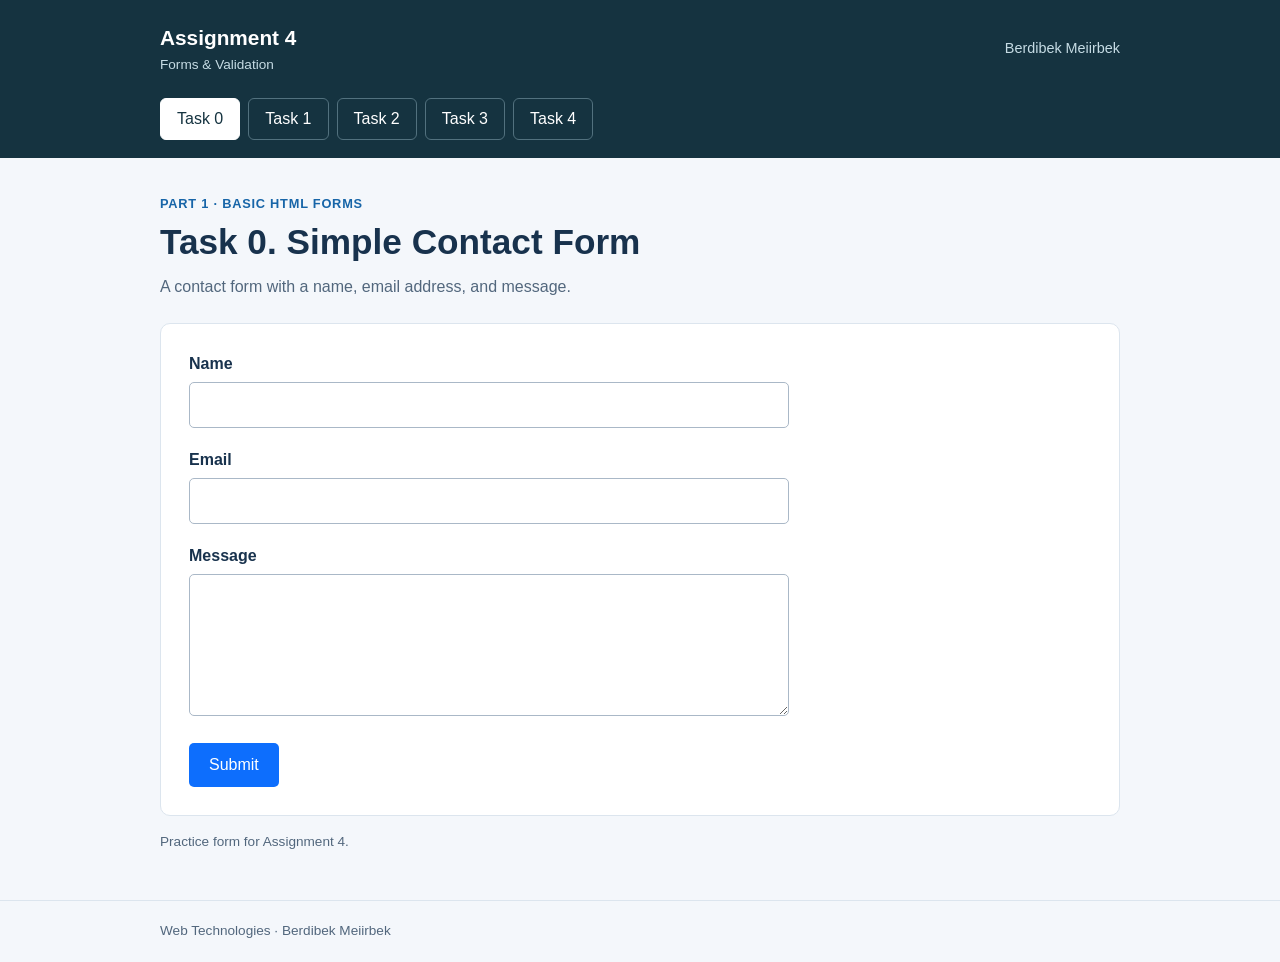
<file: index.html>
<!doctype html>
<html lang="en">
<head>
  <meta charset="utf-8">
  <meta name="viewport" content="width=device-width, initial-scale=1">
  <meta name="description" content="Assignment 4, Task 0: Simple Contact Form.">
  <title>Task 0 · Simple Contact Form</title>
  <link rel="stylesheet" href="styles.css">
</head>
<body>
  <header class="site-header">
    <div class="page-width header-top">
      <a class="brand" href="index.html">Assignment 4<span>Forms &amp; Validation</span></a>
      <p class="student-name">Berdibek Meiirbek</p>
    </div>
    <nav class="page-width" aria-label="Assignment tasks">
      <ul class="task-links">
          <li><a class="active" aria-current="page" href="index.html">Task 0</a></li>
          <li><a href="html5-validation.html">Task 1</a></li>
          <li><a href="bootstrap-form.html">Task 2</a></li>
          <li><a href="bootstrap-validation.html">Task 3</a></li>
          <li><a href="registration.html">Task 4</a></li>
      </ul>
    </nav>
  </header>

  <main class="page-width main-content">
    <header class="page-heading">
      <p class="part-label">Part 1 · Basic HTML Forms</p>
      <h1>Task 0. Simple Contact Form</h1>
      <p>A contact form with a name, email address, and message.</p>
    </header>
    <section class="form-panel" aria-label="Contact form">
      <form class="basic-form" action="index.html#contact-form" method="get" id="contact-form">
        <div class="basic-field">
          <label for="name">Name</label>
          <input type="text" id="name" name="name" autocomplete="name">
        </div>
        <div class="basic-field">
          <label for="email">Email</label>
          <input type="email" id="email" name="email" autocomplete="email">
        </div>
        <div class="basic-field">
          <label for="message">Message</label>
          <textarea id="message" name="message" rows="5"></textarea>
        </div>
        <button class="basic-button" type="submit">Submit</button>
      </form>
    </section>
    <p class="demo-note">Practice form for Assignment 4.</p>
  </main>

  <footer class="site-footer">
    <div class="page-width">Web Technologies · Berdibek Meiirbek</div>
  </footer>
</body>
</html>
</file>
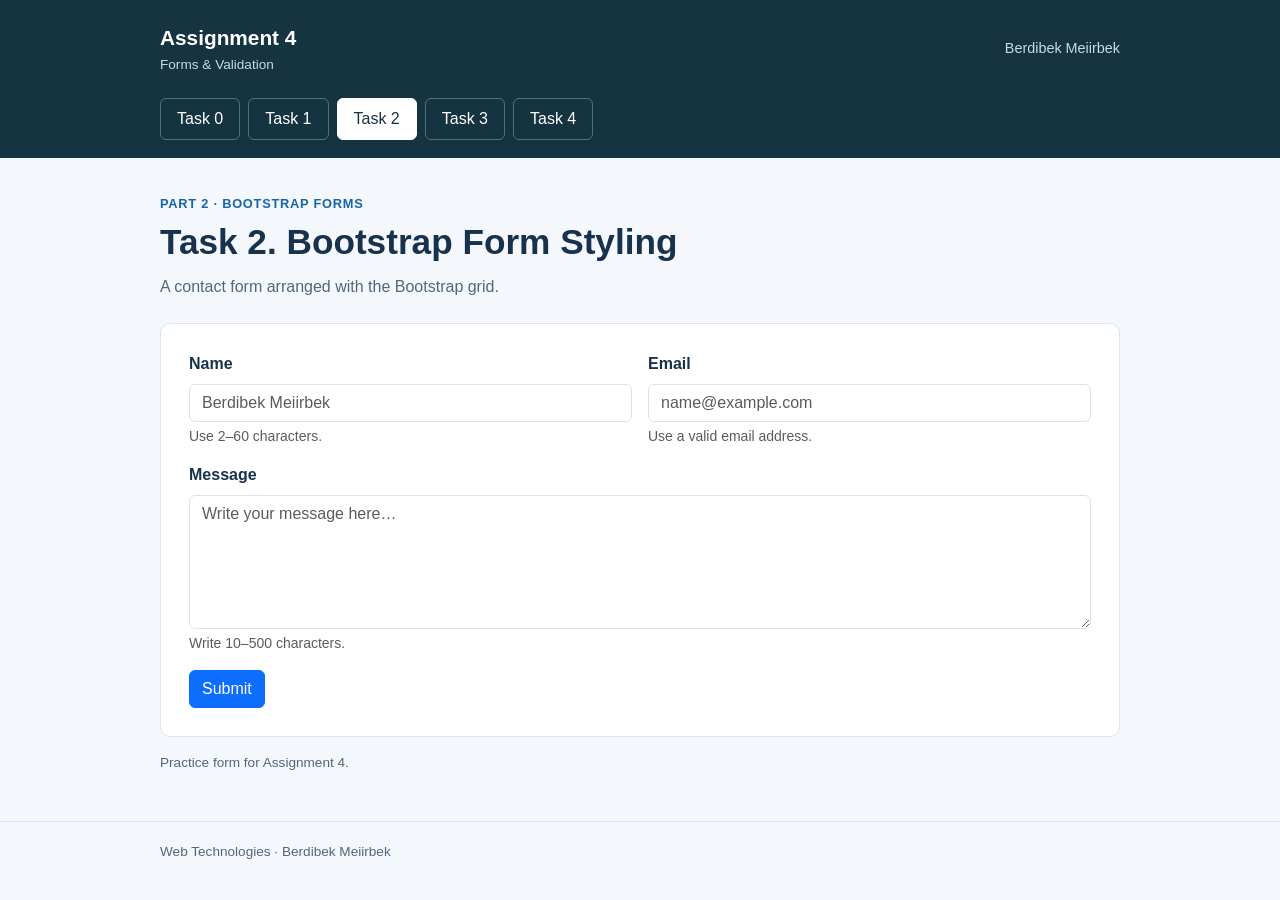
<file: bootstrap-form.html>
<!doctype html>
<html lang="en">
<head>
  <meta charset="utf-8">
  <meta name="viewport" content="width=device-width, initial-scale=1">
  <meta name="description" content="Assignment 4, Task 2: Bootstrap Form Styling.">
  <title>Task 2 · Bootstrap Form Styling</title>
  <link rel="stylesheet" href="assets/bootstrap/bootstrap.min.css">
  <link rel="stylesheet" href="styles.css">
</head>
<body>
  <header class="site-header">
    <div class="page-width header-top">
      <a class="brand" href="index.html">Assignment 4<span>Forms &amp; Validation</span></a>
      <p class="student-name">Berdibek Meiirbek</p>
    </div>
    <nav class="page-width" aria-label="Assignment tasks">
      <ul class="task-links">
          <li><a href="index.html">Task 0</a></li>
          <li><a href="html5-validation.html">Task 1</a></li>
          <li><a class="active" aria-current="page" href="bootstrap-form.html">Task 2</a></li>
          <li><a href="bootstrap-validation.html">Task 3</a></li>
          <li><a href="registration.html">Task 4</a></li>
      </ul>
    </nav>
  </header>

  <main class="page-width main-content">
    <header class="page-heading">
      <p class="part-label">Part 2 · Bootstrap Forms</p>
      <h1>Task 2. Bootstrap Form Styling</h1>
      <p>A contact form arranged with the Bootstrap grid.</p>
    </header>
    <section class="form-panel" aria-label="Contact form">
      <form class="row g-3" id="contact-form" action="bootstrap-form.html#contact-form" method="get">
        <div class="col-md-6">
          <label class="form-label" for="name">Name</label>
          <input class="form-control" type="text" id="name" name="name" placeholder="Berdibek Meiirbek" autocomplete="name" required minlength="2" maxlength="60" pattern=".*\S.*" aria-describedby="name-help">
          <div class="form-text" id="name-help">Use 2–60 characters.</div>
        </div>
        <div class="col-md-6">
          <label class="form-label" for="email">Email</label>
          <input class="form-control" type="email" id="email" name="email" placeholder="name@example.com" autocomplete="email" required maxlength="254" aria-describedby="email-help">
          <div class="form-text" id="email-help">Use a valid email address.</div>
        </div>
        <div class="col-12">
          <label class="form-label" for="message">Message</label>
          <textarea class="form-control" rows="5" id="message" name="message" placeholder="Write your message here…" required minlength="10" maxlength="500" aria-describedby="message-help"></textarea>
          <div class="form-text" id="message-help">Write 10–500 characters.</div>
        </div>
        <div class="col-12">
          <button class="btn btn-primary" type="submit">Submit</button>
        </div>
      </form>
    </section>
    <p class="demo-note">Practice form for Assignment 4.</p>
  </main>

  <footer class="site-footer">
    <div class="page-width">Web Technologies · Berdibek Meiirbek</div>
  </footer>
</body>
</html>
</file>
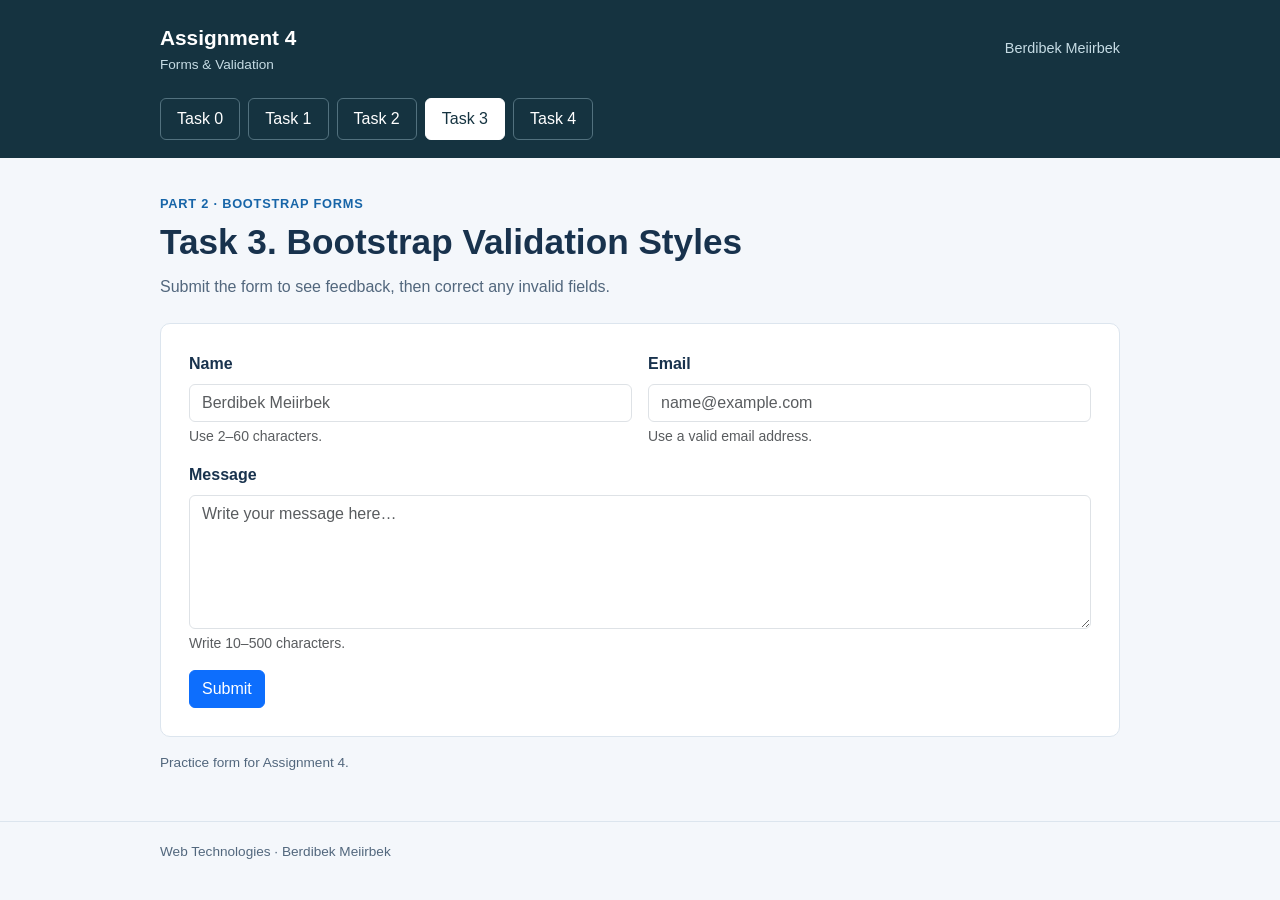
<file: bootstrap-validation.html>
<!doctype html>
<html lang="en">
<head>
  <meta charset="utf-8">
  <meta name="viewport" content="width=device-width, initial-scale=1">
  <meta name="description" content="Assignment 4, Task 3: Bootstrap Validation Styles.">
  <title>Task 3 · Bootstrap Validation Styles</title>
  <link rel="stylesheet" href="assets/bootstrap/bootstrap.min.css">
  <link rel="stylesheet" href="styles.css">
  <script src="validation.js" defer></script>
</head>
<body>
  <header class="site-header">
    <div class="page-width header-top">
      <a class="brand" href="index.html">Assignment 4<span>Forms &amp; Validation</span></a>
      <p class="student-name">Berdibek Meiirbek</p>
    </div>
    <nav class="page-width" aria-label="Assignment tasks">
      <ul class="task-links">
          <li><a href="index.html">Task 0</a></li>
          <li><a href="html5-validation.html">Task 1</a></li>
          <li><a href="bootstrap-form.html">Task 2</a></li>
          <li><a class="active" aria-current="page" href="bootstrap-validation.html">Task 3</a></li>
          <li><a href="registration.html">Task 4</a></li>
      </ul>
    </nav>
  </header>

  <main class="page-width main-content">
    <header class="page-heading">
      <p class="part-label">Part 2 · Bootstrap Forms</p>
      <h1>Task 3. Bootstrap Validation Styles</h1>
      <p>Submit the form to see feedback, then correct any invalid fields.</p>
    </header>
    <section class="form-panel" aria-label="Contact form">
      <form class="row g-3 validation-form" id="contact-form" method="post" novalidate>
        <div class="col-md-6">
          <label class="form-label" for="name">Name</label>
          <input class="form-control" type="text" id="name" name="name" placeholder="Berdibek Meiirbek" autocomplete="name" required minlength="2" maxlength="60" pattern=".*\S.*" aria-describedby="name-help name-error name-valid" data-error="Enter your name using 2–60 characters.">
          <div class="form-text" id="name-help">Use 2–60 characters.</div>
          <div class="invalid-feedback" id="name-error">Enter your name using 2–60 characters.</div>
          <div class="valid-feedback" id="name-valid">Looks good!</div>
        </div>
        <div class="col-md-6">
          <label class="form-label" for="email">Email</label>
          <input class="form-control" type="email" id="email" name="email" placeholder="name@example.com" autocomplete="email" required maxlength="254" aria-describedby="email-help email-error email-valid" data-error="Enter a valid email address.">
          <div class="form-text" id="email-help">Use a valid email address.</div>
          <div class="invalid-feedback" id="email-error">Enter a valid email address.</div>
          <div class="valid-feedback" id="email-valid">Looks good!</div>
        </div>
        <div class="col-12">
          <label class="form-label" for="message">Message</label>
          <textarea class="form-control" rows="5" id="message" name="message" placeholder="Write your message here…" required minlength="10" maxlength="500" aria-describedby="message-help message-error message-valid" data-error="Write a message using 10–500 characters."></textarea>
          <div class="form-text" id="message-help">Write 10–500 characters.</div>
          <div class="invalid-feedback" id="message-error">Write a message using 10–500 characters.</div>
          <div class="valid-feedback" id="message-valid">Looks good!</div>
        </div>
        <div class="col-12">
          <button class="btn btn-primary" type="submit">Submit</button>
        </div>
      </form>
      <p class="status-message mt-4" id="form-status" role="status" hidden>All fields are valid. Contact form completed.</p>
    </section>
    <p class="demo-note">Practice form for Assignment 4.</p>
  </main>

  <footer class="site-footer">
    <div class="page-width">Web Technologies · Berdibek Meiirbek</div>
  </footer>
</body>
</html>
</file>
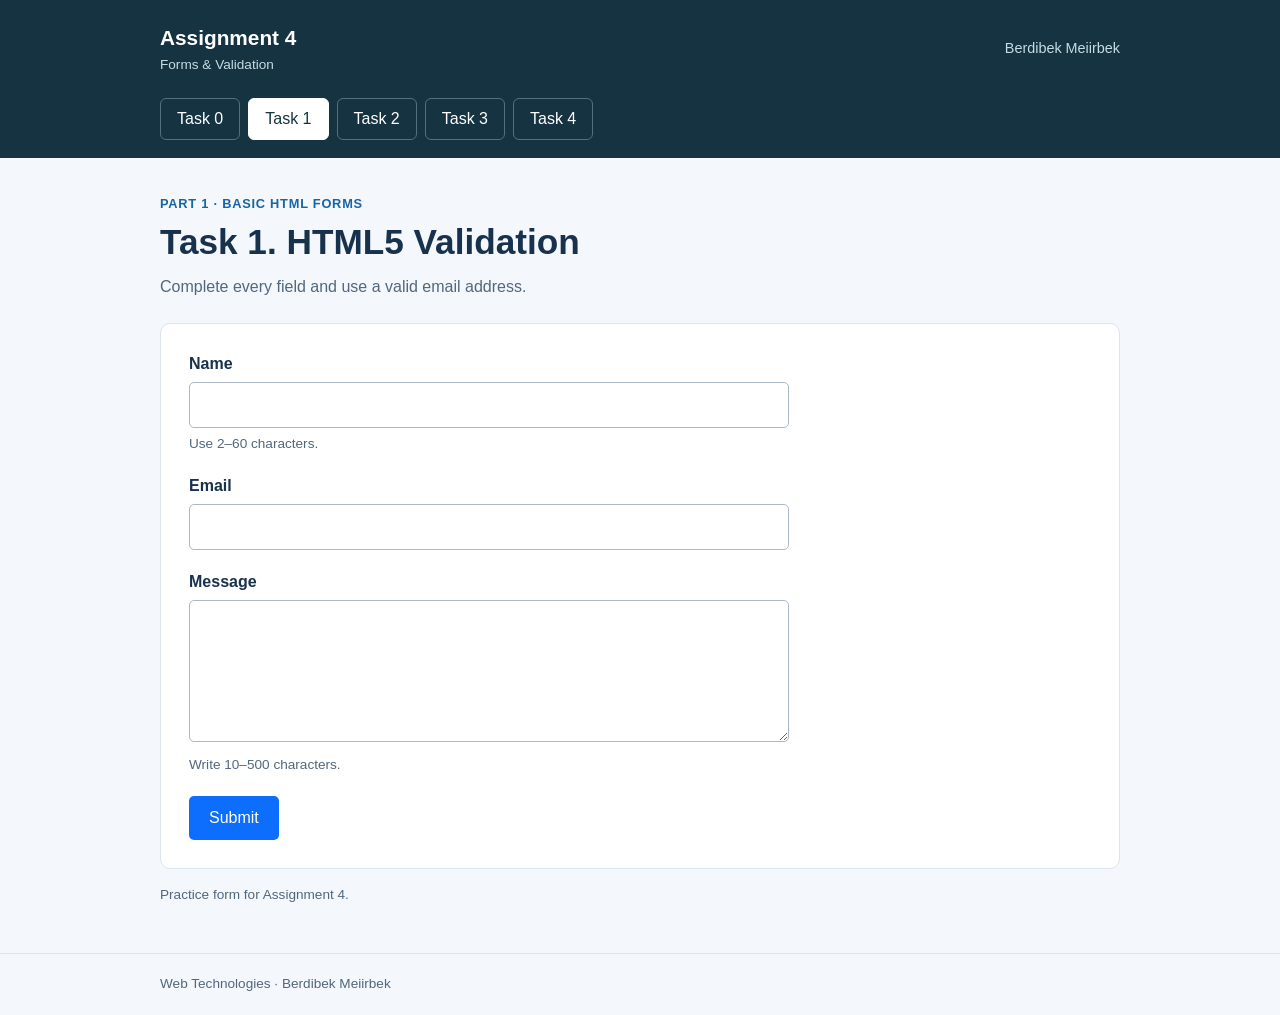
<file: html5-validation.html>
<!doctype html>
<html lang="en">
<head>
  <meta charset="utf-8">
  <meta name="viewport" content="width=device-width, initial-scale=1">
  <meta name="description" content="Assignment 4, Task 1: HTML5 Validation.">
  <title>Task 1 · HTML5 Validation</title>
  <link rel="stylesheet" href="styles.css">
</head>
<body>
  <header class="site-header">
    <div class="page-width header-top">
      <a class="brand" href="index.html">Assignment 4<span>Forms &amp; Validation</span></a>
      <p class="student-name">Berdibek Meiirbek</p>
    </div>
    <nav class="page-width" aria-label="Assignment tasks">
      <ul class="task-links">
          <li><a href="index.html">Task 0</a></li>
          <li><a class="active" aria-current="page" href="html5-validation.html">Task 1</a></li>
          <li><a href="bootstrap-form.html">Task 2</a></li>
          <li><a href="bootstrap-validation.html">Task 3</a></li>
          <li><a href="registration.html">Task 4</a></li>
      </ul>
    </nav>
  </header>

  <main class="page-width main-content">
    <header class="page-heading">
      <p class="part-label">Part 1 · Basic HTML Forms</p>
      <h1>Task 1. HTML5 Validation</h1>
      <p>Complete every field and use a valid email address.</p>
    </header>
    <section class="form-panel" aria-label="Contact form">
      <form class="basic-form" action="html5-validation.html#contact-form" method="get" id="contact-form">
        <div class="basic-field">
          <label for="name">Name</label>
          <input type="text" id="name" name="name" autocomplete="name" required minlength="2" maxlength="60" pattern=".*\S.*" title="Enter at least two characters, including a non-space character.">
          <p class="field-hint">Use 2–60 characters.</p>
        </div>
        <div class="basic-field">
          <label for="email">Email</label>
          <input type="email" id="email" name="email" autocomplete="email" required maxlength="254">
        </div>
        <div class="basic-field">
          <label for="message">Message</label>
          <textarea id="message" name="message" rows="5" required minlength="10" maxlength="500"></textarea>
          <p class="field-hint">Write 10–500 characters.</p>
        </div>
        <button class="basic-button" type="submit">Submit</button>
      </form>
    </section>
    <p class="demo-note">Practice form for Assignment 4.</p>
  </main>

  <footer class="site-footer">
    <div class="page-width">Web Technologies · Berdibek Meiirbek</div>
  </footer>
</body>
</html>
</file>
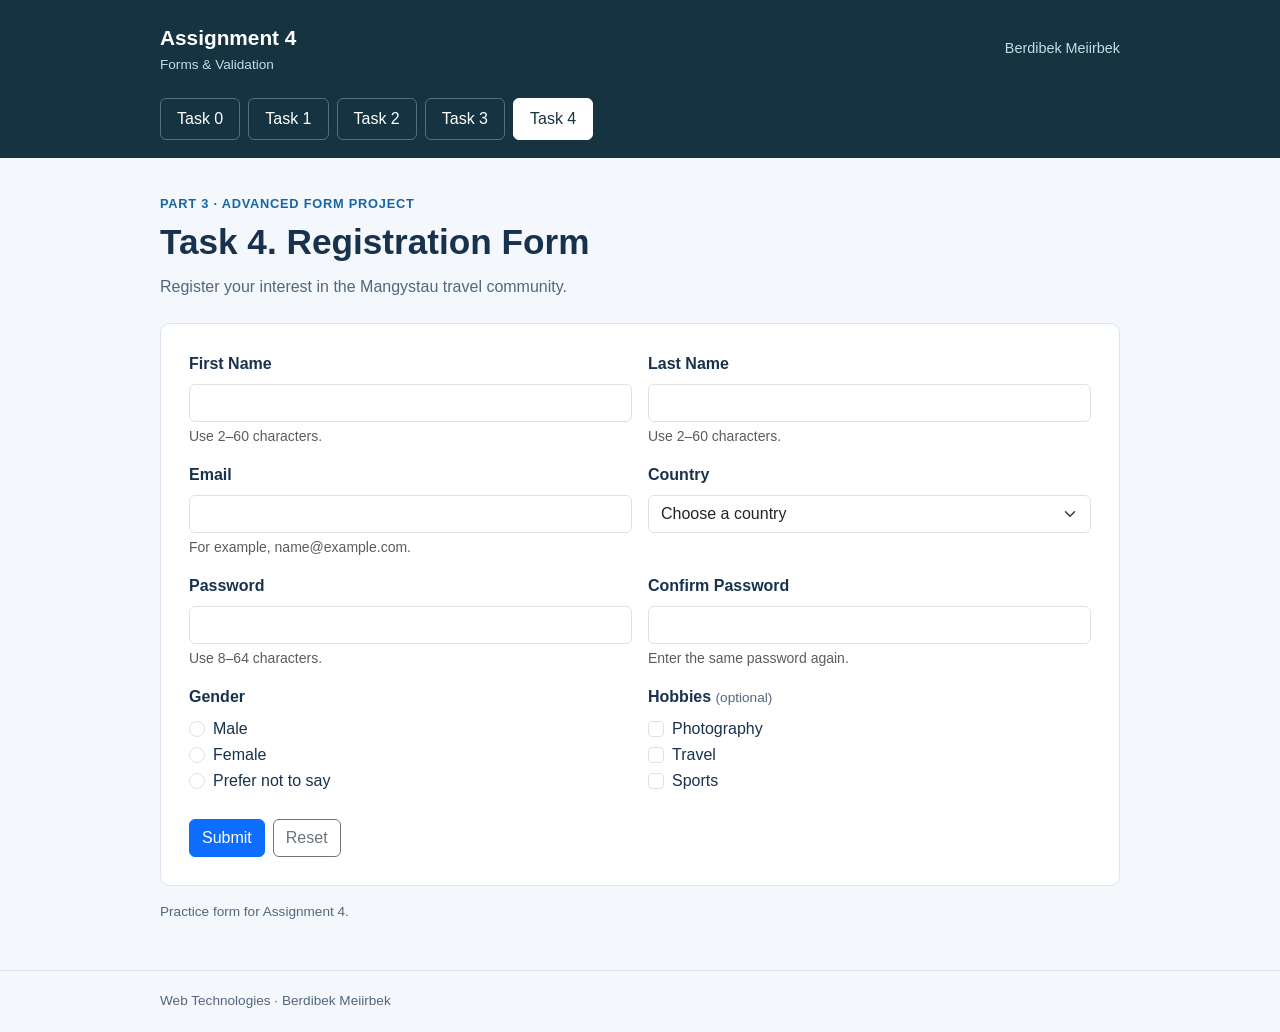
<file: registration.html>
<!doctype html>
<html lang="en">
<head>
  <meta charset="utf-8">
  <meta name="viewport" content="width=device-width, initial-scale=1">
  <meta name="description" content="Assignment 4, Task 4: Registration Form.">
  <title>Task 4 · Registration Form</title>
  <link rel="stylesheet" href="assets/bootstrap/bootstrap.min.css">
  <link rel="stylesheet" href="styles.css">
  <script src="validation.js" defer></script>
</head>
<body>
  <header class="site-header">
    <div class="page-width header-top">
      <a class="brand" href="index.html">Assignment 4<span>Forms &amp; Validation</span></a>
      <p class="student-name">Berdibek Meiirbek</p>
    </div>
    <nav class="page-width" aria-label="Assignment tasks">
      <ul class="task-links">
          <li><a href="index.html">Task 0</a></li>
          <li><a href="html5-validation.html">Task 1</a></li>
          <li><a href="bootstrap-form.html">Task 2</a></li>
          <li><a href="bootstrap-validation.html">Task 3</a></li>
          <li><a class="active" aria-current="page" href="registration.html">Task 4</a></li>
      </ul>
    </nav>
  </header>

  <main class="page-width main-content">
    <header class="page-heading">
      <p class="part-label">Part 3 · Advanced Form Project</p>
      <h1>Task 4. Registration Form</h1>
      <p>Register your interest in the Mangystau travel community.</p>
    </header>
    <section class="form-panel" aria-label="Registration form">
      <form class="row g-3 validation-form" id="registration-form" method="post" novalidate>
        <div class="col-md-6">
          <label class="form-label" for="first-name">First Name</label>
          <input class="form-control" type="text" id="first-name" name="first-name" autocomplete="given-name" required minlength="2" maxlength="60" pattern=".*\S.*" aria-describedby="first-name-help first-name-error first-name-valid" data-error="Enter your first name using 2–60 characters.">
          <div class="form-text" id="first-name-help">Use 2–60 characters.</div>
          <div class="invalid-feedback" id="first-name-error">Enter your first name using 2–60 characters.</div>
          <div class="valid-feedback" id="first-name-valid">Looks good!</div>
        </div>
        <div class="col-md-6">
          <label class="form-label" for="last-name">Last Name</label>
          <input class="form-control" type="text" id="last-name" name="last-name" autocomplete="family-name" required minlength="2" maxlength="60" pattern=".*\S.*" aria-describedby="last-name-help last-name-error last-name-valid" data-error="Enter your last name using 2–60 characters.">
          <div class="form-text" id="last-name-help">Use 2–60 characters.</div>
          <div class="invalid-feedback" id="last-name-error">Enter your last name using 2–60 characters.</div>
          <div class="valid-feedback" id="last-name-valid">Looks good!</div>
        </div>
        <div class="col-md-6">
          <label class="form-label" for="email">Email</label>
          <input class="form-control" type="email" id="email" name="email" autocomplete="email" required maxlength="254" aria-describedby="email-help email-error email-valid" data-error="Enter a valid email address.">
          <div class="form-text" id="email-help">For example, name@example.com.</div>
          <div class="invalid-feedback" id="email-error">Enter a valid email address.</div>
          <div class="valid-feedback" id="email-valid">Looks good!</div>
        </div>
        <div class="col-md-6">
          <label class="form-label" for="country">Country</label>
          <select class="form-select" id="country" name="country" autocomplete="country-name" required aria-describedby="country-error country-valid" data-error="Choose a country.">
            <option value="" selected disabled>Choose a country</option>
            <option value="Kazakhstan">Kazakhstan</option>
            <option value="Kyrgyzstan">Kyrgyzstan</option>
            <option value="Uzbekistan">Uzbekistan</option>
            <option value="Türkiye">Türkiye</option>
            <option value="Other">Other</option>
          </select>
          <div class="invalid-feedback" id="country-error">Choose a country.</div>
          <div class="valid-feedback" id="country-valid">Looks good!</div>
        </div>
        <div class="col-md-6">
          <label class="form-label" for="password">Password</label>
          <input class="form-control" type="password" id="password" name="password" autocomplete="new-password" required minlength="8" maxlength="64" aria-describedby="password-help password-error password-valid" data-error="Use a password with 8–64 characters.">
          <div class="form-text" id="password-help">Use 8–64 characters.</div>
          <div class="invalid-feedback" id="password-error">Use a password with 8–64 characters.</div>
          <div class="valid-feedback" id="password-valid">Looks good!</div>
        </div>
        <div class="col-md-6">
          <label class="form-label" for="confirm-password">Confirm Password</label>
          <input class="form-control" type="password" id="confirm-password" name="confirm-password" autocomplete="new-password" required minlength="8" maxlength="64" aria-describedby="confirm-password-help confirm-password-error confirm-password-valid" data-error="Passwords must match.">
          <div class="form-text" id="confirm-password-help">Enter the same password again.</div>
          <div class="invalid-feedback" id="confirm-password-error">Passwords must match.</div>
          <div class="valid-feedback" id="confirm-password-valid">Looks good!</div>
        </div>
        <div class="col-md-6">
          <fieldset class="option-group" id="gender-group" aria-describedby="gender-error gender-valid">
            <legend>Gender</legend>
            <div class="form-check">
              <input class="form-check-input" type="radio" id="gender-male" name="gender" value="Male" required aria-describedby="gender-error gender-valid">
              <label class="form-check-label" for="gender-male">Male</label>
            </div>
            <div class="form-check">
              <input class="form-check-input" type="radio" id="gender-female" name="gender" value="Female" required aria-describedby="gender-error gender-valid">
              <label class="form-check-label" for="gender-female">Female</label>
            </div>
            <div class="form-check">
              <input class="form-check-input" type="radio" id="gender-unspecified" name="gender" value="Prefer not to say" required aria-describedby="gender-error gender-valid">
              <label class="form-check-label" for="gender-unspecified">Prefer not to say</label>
            </div>
          </fieldset>
          <div class="invalid-feedback" id="gender-error">Choose a gender option.</div>
          <div class="valid-feedback" id="gender-valid">Looks good!</div>
        </div>
        <div class="col-md-6">
          <fieldset class="option-group">
            <legend>Hobbies <span class="optional-label">(optional)</span></legend>
            <div class="form-check">
              <input class="form-check-input" type="checkbox" id="hobby-photography" name="hobbies" value="Photography">
              <label class="form-check-label" for="hobby-photography">Photography</label>
            </div>
            <div class="form-check">
              <input class="form-check-input" type="checkbox" id="hobby-travel" name="hobbies" value="Travel">
              <label class="form-check-label" for="hobby-travel">Travel</label>
            </div>
            <div class="form-check">
              <input class="form-check-input" type="checkbox" id="hobby-sports" name="hobbies" value="Sports">
              <label class="form-check-label" for="hobby-sports">Sports</label>
            </div>
          </fieldset>
        </div>
        <div class="col-12 d-flex flex-wrap gap-2 mt-4">
          <button class="btn btn-primary" type="submit">Submit</button>
          <button class="btn btn-outline-secondary" type="reset">Reset</button>
        </div>
      </form>
      <p class="status-message mt-4" id="form-status" role="status" hidden>All fields are valid. Registration form completed.</p>
    </section>
    <p class="demo-note">Practice form for Assignment 4.</p>
  </main>

  <footer class="site-footer">
    <div class="page-width">Web Technologies · Berdibek Meiirbek</div>
  </footer>
</body>
</html>
</file>
<file: styles.css>
* {
  box-sizing: border-box;
}

body {
  margin: 0;
  background: #f4f7fb;
  color: #18324d;
  font-family: Arial, Helvetica, sans-serif;
  line-height: 1.5;
}

.page-width {
  width: min(100% - 32px, 960px);
  margin-inline: auto;
}

.site-header {
  background: #153340;
  color: #fff;
}

.header-top {
  display: flex;
  align-items: center;
  justify-content: space-between;
  gap: 20px;
  padding-block: 22px;
}

.brand {
  color: #fff;
  font-size: 1.3rem;
  font-weight: 700;
  text-decoration: none;
}

.brand:hover {
  color: #fff;
}

.brand span {
  display: block;
  margin-top: 2px;
  color: #c6dce4;
  font-size: .85rem;
  font-weight: 400;
}

.student-name {
  margin: 0;
  color: #c6dce4;
  font-size: .9rem;
}

.task-links {
  display: flex;
  flex-wrap: wrap;
  gap: 8px;
  margin: 0;
  padding: 0 0 18px;
  list-style: none;
}

.task-links a {
  display: block;
  padding: 8px 16px;
  border: 1px solid #52717e;
  border-radius: 6px;
  color: #fff;
  text-decoration: none;
}

.task-links a:hover,
.task-links a.active {
  border-color: #fff;
  background: #fff;
  color: #153340;
}

:focus-visible {
  outline: 3px solid #e8ad37;
  outline-offset: 3px;
}

.main-content {
  padding-block: 36px 48px;
}

.page-heading {
  margin-bottom: 24px;
}

.part-label {
  margin: 0 0 8px;
  color: #1765a8;
  font-size: .8rem;
  font-weight: 700;
  letter-spacing: .06em;
  text-transform: uppercase;
}

h1 {
  margin: 0 0 12px;
  font-size: clamp(1.7rem, 4vw, 2.2rem);
  font-weight: 700;
  line-height: 1.2;
}

.page-heading > p:last-child {
  margin: 0;
  color: #52677d;
}

.form-panel {
  padding: 28px;
  border: 1px solid #dce5ee;
  border-radius: 10px;
  background: #fff;
}

.basic-form {
  max-width: 600px;
}

.basic-field {
  margin-bottom: 20px;
}

.basic-field label {
  display: block;
  margin-bottom: 6px;
  font-weight: 600;
}

.basic-field input,
.basic-field textarea {
  width: 100%;
  padding: 10px 12px;
  border: 1px solid #aab8c7;
  border-radius: 5px;
  font: inherit;
}

textarea {
  resize: vertical;
}

.field-hint {
  margin: 6px 0 0;
  color: #52677d;
  font-size: .85rem;
}

.basic-button {
  padding: 10px 20px;
  border: 0;
  border-radius: 5px;
  background: #0d6efd;
  color: #fff;
  font: inherit;
  cursor: pointer;
}

.basic-button:hover {
  background: #0b5ed7;
}

.form-label {
  font-weight: 600;
}

.option-group {
  min-width: 0;
  margin: 0;
  padding: 0;
  border: 0;
}

.option-group legend {
  margin-bottom: 8px;
  font-size: 1rem;
  font-weight: 600;
}

.optional-label {
  color: #52677d;
  font-size: .85rem;
  font-weight: 400;
}

.status-message {
  margin-bottom: 0;
  padding: 14px 16px;
  border-left: 4px solid #198754;
  background: #eaf5ef;
  color: #125b39;
}

.demo-note {
  margin: 16px 0 0;
  color: #52677d;
  font-size: .85rem;
}

.site-footer {
  padding-block: 20px;
  border-top: 1px solid #dce5ee;
  color: #52677d;
  font-size: .85rem;
}

@media (max-width: 575.98px) {
  .header-top {
    flex-direction: column;
    align-items: flex-start;
    gap: 8px;
  }

  .task-links {
    gap: 6px;
  }

  .task-links a {
    padding: 7px 12px;
  }

  .form-panel {
    padding: 20px;
  }
}
</file>
